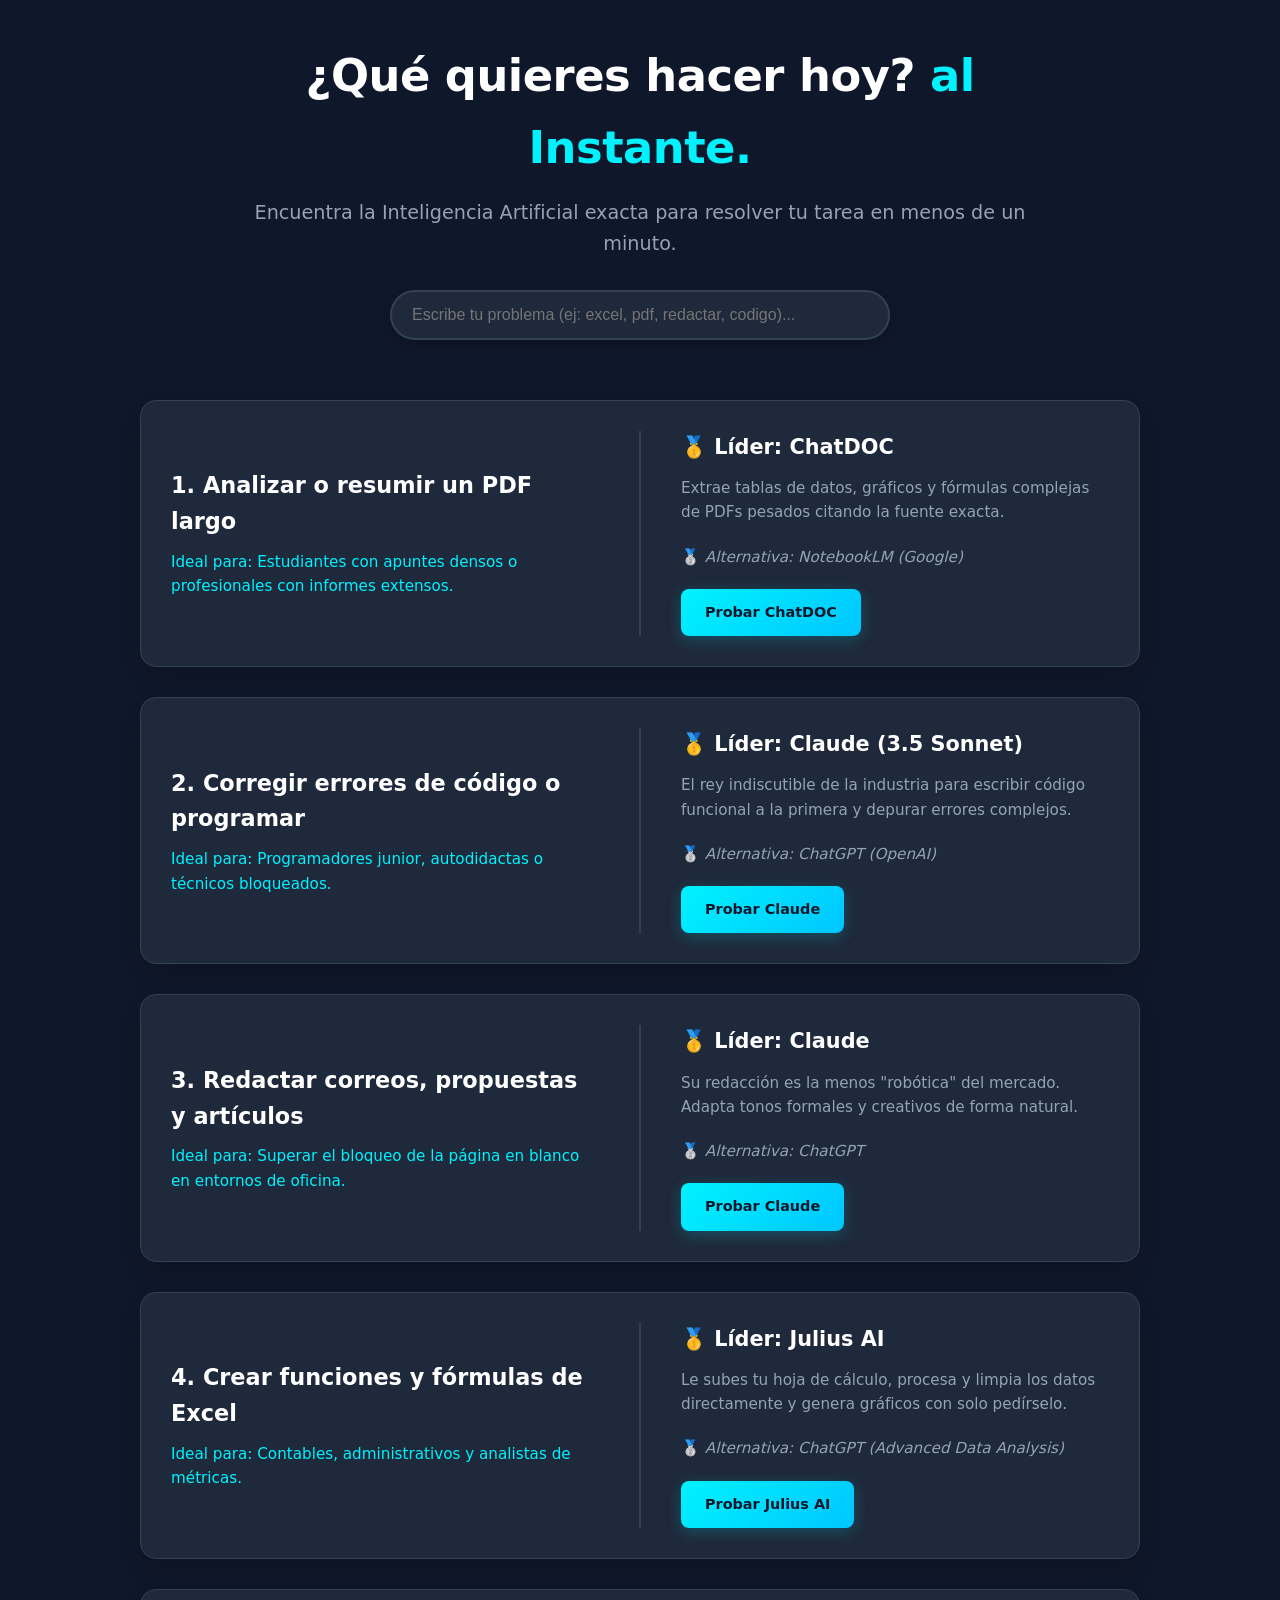
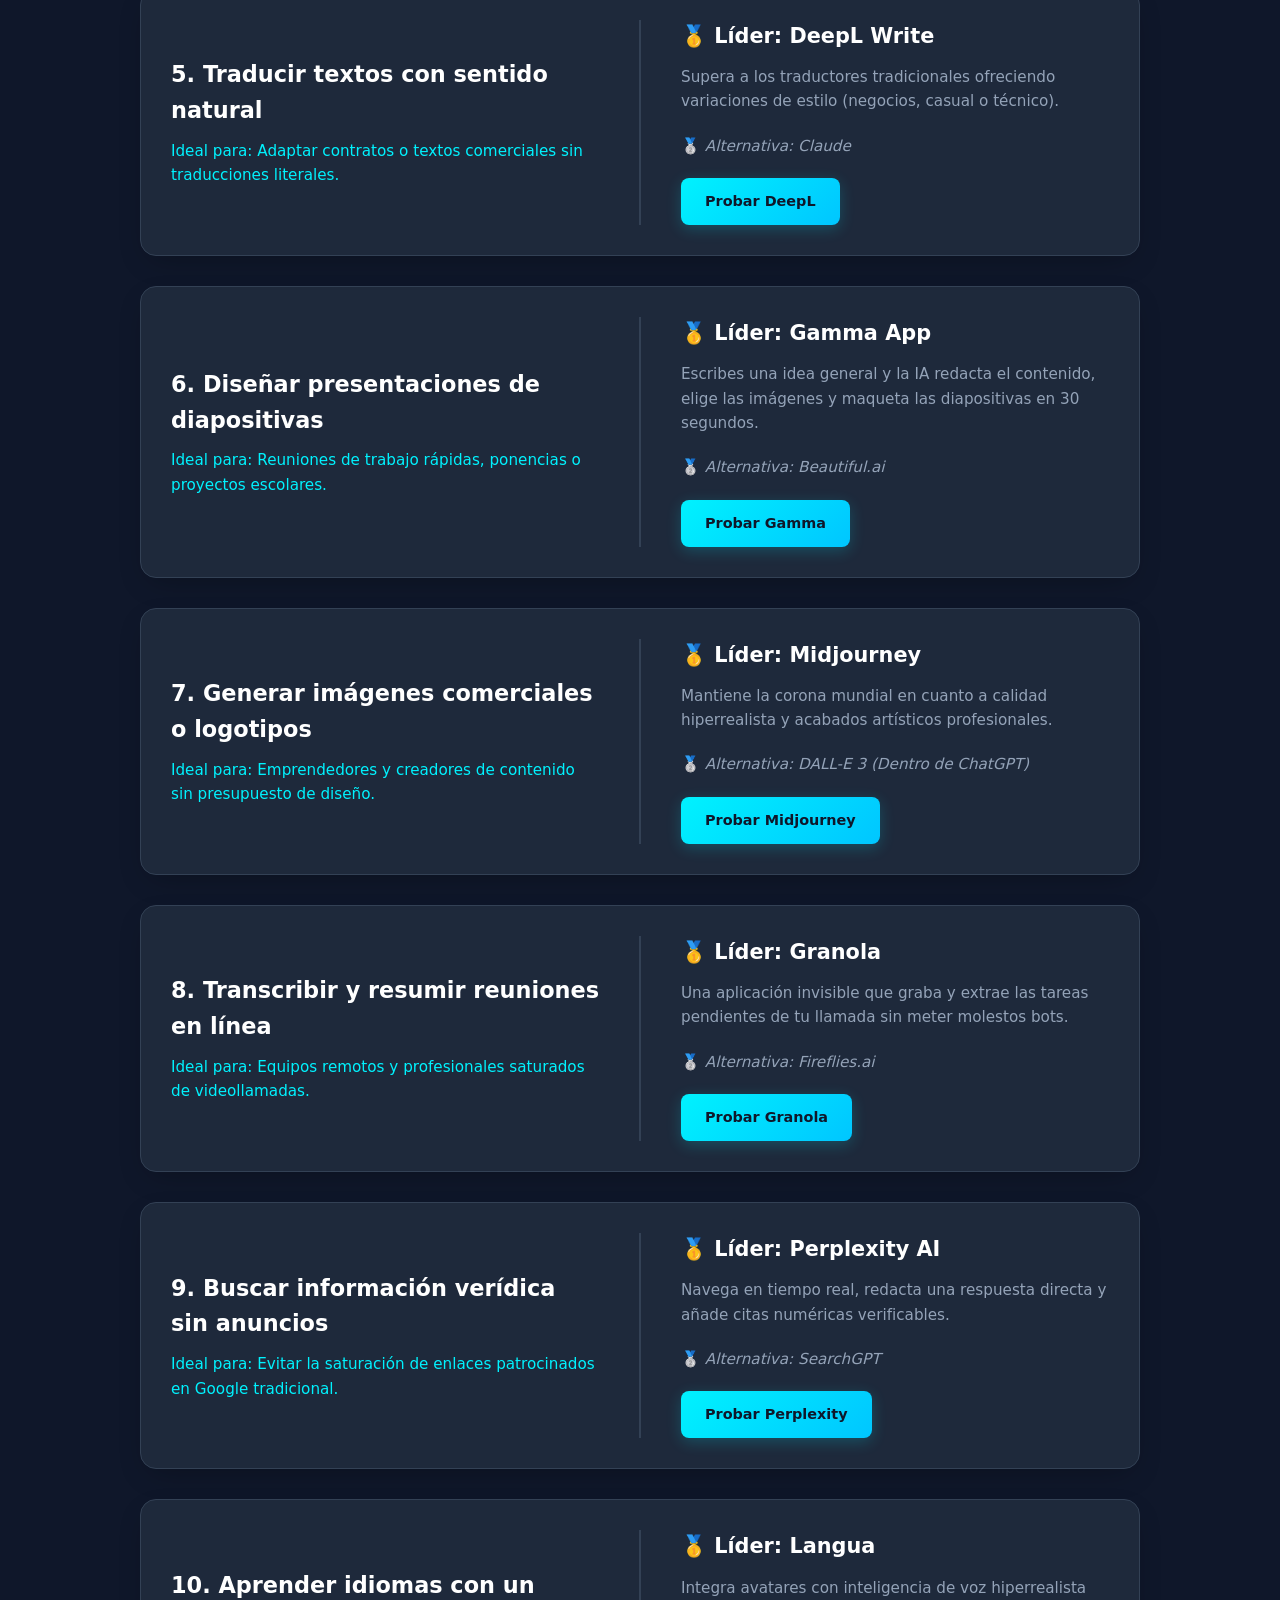
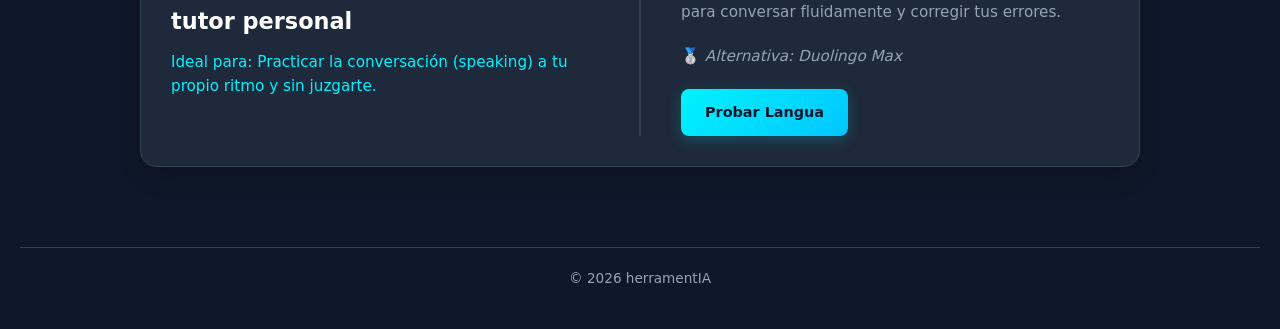
<file: index.html>
<!DOCTYPE html>
<html lang="es">
<head>
    <!-- Google Tag Manager -->
    <script>(function(w,d,s,l,i){w[l]=w[l]||[];w[l].push({'gtm.start':
    new Date().getTime(),event:'gtm.js'});var f=d.getElementsByTagName(s)[0],
    j=d.createElement(s),dl=l!='dataLayer'?'&l='+l:'';j.async=true;j.src=
    'https://www.googletagmanager.com/gtm.js?id='+i+dl;f.parentNode.insertBefore(j,f);
    })(window,document,'script','dataLayer','GTM-WN95GCWX');</script>
<!-- End Google Tag Manager -->
    <meta charset="UTF-8">
    <!-- Etiquetas SEO para que Google te encuentre por tus soluciones -->
<meta name="description" content="Encuentra la Inteligencia Artificial exacta para resolver tus tareas: resumir PDFs, crear fórmulas de Excel, corregir código y diseñar presentaciones al instante.">
<meta name="keywords" content="ia para pdf, ia para excel, herramientas ia productividad, buscar con ia, resumir textos ia, programar con ia">
<meta name="robots" content="index, follow">
<!-- Configuración para que cuando compartas el enlace por WhatsApp o Twitter se vea una tarjeta bonita -->
<meta property="og:title" content="La Navaja Suiza de la IA - Soluciones al Instante">
<meta property="og:description" content="Descubre qué Inteligencia Artificial necesitas usar hoy para resolver tu problema en menos de un minuto.">
<meta property="og:type" content="website">
    <title>La Navaja Suiza de la IA</title>
    <!-- Conexión con tu hoja de estilos CSS -->
    <link rel="stylesheet" href="style.css">
    <meta name="google-site-verification" content="r2JpYJwq_uy2QiT-MI0k6ugVfZD9741fzauW2INkRls" />
</head>
<body>
    <!-- Google Tag Manager (noscript) -->
    <noscript><iframe src="https://www.googletagmanager.com/ns.html?id=GTM-WN95GCWX"
    height="0" width="0" style="display:none;visibility:hidden"></iframe></noscript>
<!-- End Google Tag Manager (noscript) -->
    <!-- 1. ENCABEZADO PRINCIPAL -->
    <header class="cabecera-principal">
        <h1>¿Qué quieres hacer hoy?</h1>
        <p>Encuentra la Inteligencia Artificial exacta para resolver tu tarea en menos de un minuto.</p>
        <div class="contenedor-buscador">
            <input type="text" id="buscador" placeholder="Escribe tu problema (ej: excel, pdf, redactar, codigo)...">
        </div>
    </header>

    <!-- CONTENEDOR PRINCIPAL DE SOLUCIONES -->
    <main class="contenedor-soluciones">

        <!-- BLOQUE 1: RESUMIR TEXTOS Y PDFS -->
        <section class="bloque-solacion">
            <div class="tarjeta-problema">
                <h2>1. Analizar o resumir un PDF largo</h2>
                <p class="subtitulo-bloque">Ideal para: Estudiantes con apuntes densos o profesionales con informes extensos.</p>
            </div>
            <div class="tarjeta-herramienta">
                <h3>🥇 Líder: ChatDOC</h3>
                <p>Extrae tablas de datos, gráficos y fórmulas complejas de PDFs pesados citando la fuente exacta.</p>
                <p>🥈 <em>Alternativa: NotebookLM (Google)</em></p>
                <a href="chatdoc.com - Chat with your documents! Try this amazing AI file-reading tool! Get GPT response with cited sources. Use my invitation link to register, we will both receive a bonus: https://chatdoc.com/chatdoc/#/sign-up?invite_code=bp8gz2c32w" target="_blank" class="boton-accion">Probar ChatDOC</a>
            </div>
        </section>

        <!-- BLOQUE 2: CORREGIR CÓDIGO Y PROGRAMAR -->
        <section class="bloque-solacion">
            <div class="tarjeta-problema">
                <h2>2. Corregir errores de código o programar</h2>
                <p class="subtitulo-bloque">Ideal para: Programadores junior, autodidactas o técnicos bloqueados.</p>
            </div>
            <div class="tarjeta-herramienta">
                <h3>🥇 Líder: Claude (3.5 Sonnet)</h3>
                <p>El rey indiscutible de la industria para escribir código funcional a la primera y depurar errores complejos.</p>
                <p>🥈 <em>Alternativa: ChatGPT (OpenAI)</em></p>
                <a href="https://anthropic.com" target="_blank" class="boton-accion">Probar Claude</a>
            </div>
        </section>

        <!-- BLOQUE 3: REDACTAR TEXTOS Y CORREOS -->
        <section class="bloque-solacion">
            <div class="tarjeta-problema">
                <h2>3. Redactar correos, propuestas y artículos</h2>
                <p class="subtitulo-bloque">Ideal para: Superar el bloqueo de la página en blanco en entornos de oficina.</p>
            </div>
            <div class="tarjeta-herramienta">
                <h3>🥇 Líder: Claude</h3>
                <p>Su redacción es la menos "robótica" del mercado. Adapta tonos formales y creativos de forma natural.</p>
                <p>🥈 <em>Alternativa: ChatGPT</em></p>
                <a href="https://anthropic.com" target="_blank" class="boton-accion">Probar Claude</a>
            </div>
        </section>

        <!-- BLOQUE 4: CREAR FÓRMULAS DE EXCEL -->
        <section class="bloque-solacion">
            <div class="tarjeta-problema">
                <h2>4. Crear funciones y fórmulas de Excel</h2>
                <p class="subtitulo-bloque">Ideal para: Contables, administrativos y analistas de métricas.</p>
            </div>
            <div class="tarjeta-herramienta">
                <h3>🥇 Líder: Julius AI</h3>
                <p>Le subes tu hoja de cálculo, procesa y limpia los datos directamente y genera gráficos con solo pedírselo.</p>
                <p>🥈 <em>Alternativa: ChatGPT (Advanced Data Analysis)</em></p>
                <a href="https://julius.ai/?via=adrian-alonso-gomez" target="_blank" class="boton-accion">Probar Julius AI</a>
            </div>
        </section>

        <!-- BLOQUE 5: TRADUCIR PROFESIONALMENTE -->
        <section class="bloque-solacion">
            <div class="tarjeta-problema">
                <h2>5. Traducir textos con sentido natural</h2>
                <p class="subtitulo-bloque">Ideal para: Adaptar contratos o textos comerciales sin traducciones literales.</p>
            </div>
            <div class="tarjeta-herramienta">
                <h3>🥇 Líder: DeepL Write</h3>
                <p>Supera a los traductores tradicionales ofreciendo variaciones de estilo (negocios, casual o técnico).</p>
                <p>🥈 <em>Alternativa: Claude</em></p>
                <a href="https://deepl.com" target="_blank" class="boton-accion">Probar DeepL</a>
            </div>
        </section>

        <!-- BLOQUE 6: CREAR DIAPOSITIVAS -->
        <section class="bloque-solacion">
            <div class="tarjeta-problema">
                <h2>6. Diseñar presentaciones de diapositivas</h2>
                <p class="subtitulo-bloque">Ideal para: Reuniones de trabajo rápidas, ponencias o proyectos escolares.</p>
            </div>
            <div class="tarjeta-herramienta">
                <h3>🥇 Líder: Gamma App</h3>
                <p>Escribes una idea general y la IA redacta el contenido, elige las imágenes y maqueta las diapositivas en 30 segundos.</p>
                <p>🥈 <em>Alternativa: Beautiful.ai</em></p>
                <a href="https://gamma.app" target="_blank" class="boton-accion">Probar Gamma</a>
            </div>
        </section>

        <!-- BLOQUE 7: GENERAR IMÁGENES Y LOGOS -->
        <section class="bloque-solacion">
            <div class="tarjeta-problema">
                <h2>7. Generar imágenes comerciales o logotipos</h2>
                <p class="subtitulo-bloque">Ideal para: Emprendedores y creadores de contenido sin presupuesto de diseño.</p>
            </div>
            <div class="tarjeta-herramienta">
                <h3>🥇 Líder: Midjourney</h3>
                <p>Mantiene la corona mundial en cuanto a calidad hiperrealista y acabados artísticos profesionales.</p>
                <p>🥈 <em>Alternativa: DALL-E 3 (Dentro de ChatGPT)</em></p>
                <a href="https://midjourney.com" target="_blank" class="boton-accion">Probar Midjourney</a>
            </div>
        </section>

        <!-- BLOQUE 8: RESUMIR REUNIONES -->
        <section class="bloque-solacion">
            <div class="tarjeta-problema">
                <h2>8. Transcribir y resumir reuniones en línea</h2>
                <p class="subtitulo-bloque">Ideal para: Equipos remotos y profesionales saturados de videollamadas.</p>
            </div>
            <div class="tarjeta-herramienta">
                <h3>🥇 Líder: Granola</h3>
                <p>Una aplicación invisible que graba y extrae las tareas pendientes de tu llamada sin meter molestos bots.</p>
                <p>🥈 <em>Alternativa: Fireflies.ai</em></p>
                <a href="https://granola.ai" target="_blank" class="boton-accion">Probar Granola</a>
            </div>
        </section>

        <!-- BLOQUE 9: BUSCAR EN INTERNET SIN ANUNCIOS -->
        <section class="bloque-solacion">
            <div class="tarjeta-problema">
                <h2>9. Buscar información verídica sin anuncios</h2>
                <p class="subtitulo-bloque">Ideal para: Evitar la saturación de enlaces patrocinados en Google tradicional.</p>
            </div>
            <div class="tarjeta-herramienta">
                <h3>🥇 Líder: Perplexity AI</h3>
                <p>Navega en tiempo real, redacta una respuesta directa y añade citas numéricas verificables.</p>
                <p>🥈 <em>Alternativa: SearchGPT</em></p>
                <a href="https://perplexity.ai" target="_blank" class="boton-accion">Probar Perplexity</a>
            </div>
        </section>

        <!-- BLOQUE 10: APRENDER IDIOMAS -->
        <section class="bloque-solacion">
            <div class="tarjeta-problema">
                <h2>10. Aprender idiomas con un tutor personal</h2>
                <p class="subtitulo-bloque">Ideal para: Practicar la conversación (speaking) a tu propio ritmo y sin juzgarte.</p>
            </div>
            <div class="tarjeta-herramienta">
                <h3>🥇 Líder: Langua</h3>
                <p>Integra avatares con inteligencia de voz hiperrealista para conversar fluidamente y corregir tus errores.</p>
                <p>🥈 <em>Alternativa: Duolingo Max</em></p>
                <a href="https://languatalk.com" target="_blank" class="boton-accion">Probar Langua</a>
            </div>
        </section>

    </main>

    <!-- PIE DE PÁGINA -->
    <footer class="pie-pagina">
        <p>&copy; 2026 herramentIA</p>
    </footer>

<!-- Conexión con el archivo de lógica JavaScript -->
    <script src="script.js"></script>
</body>
</html>
</file>
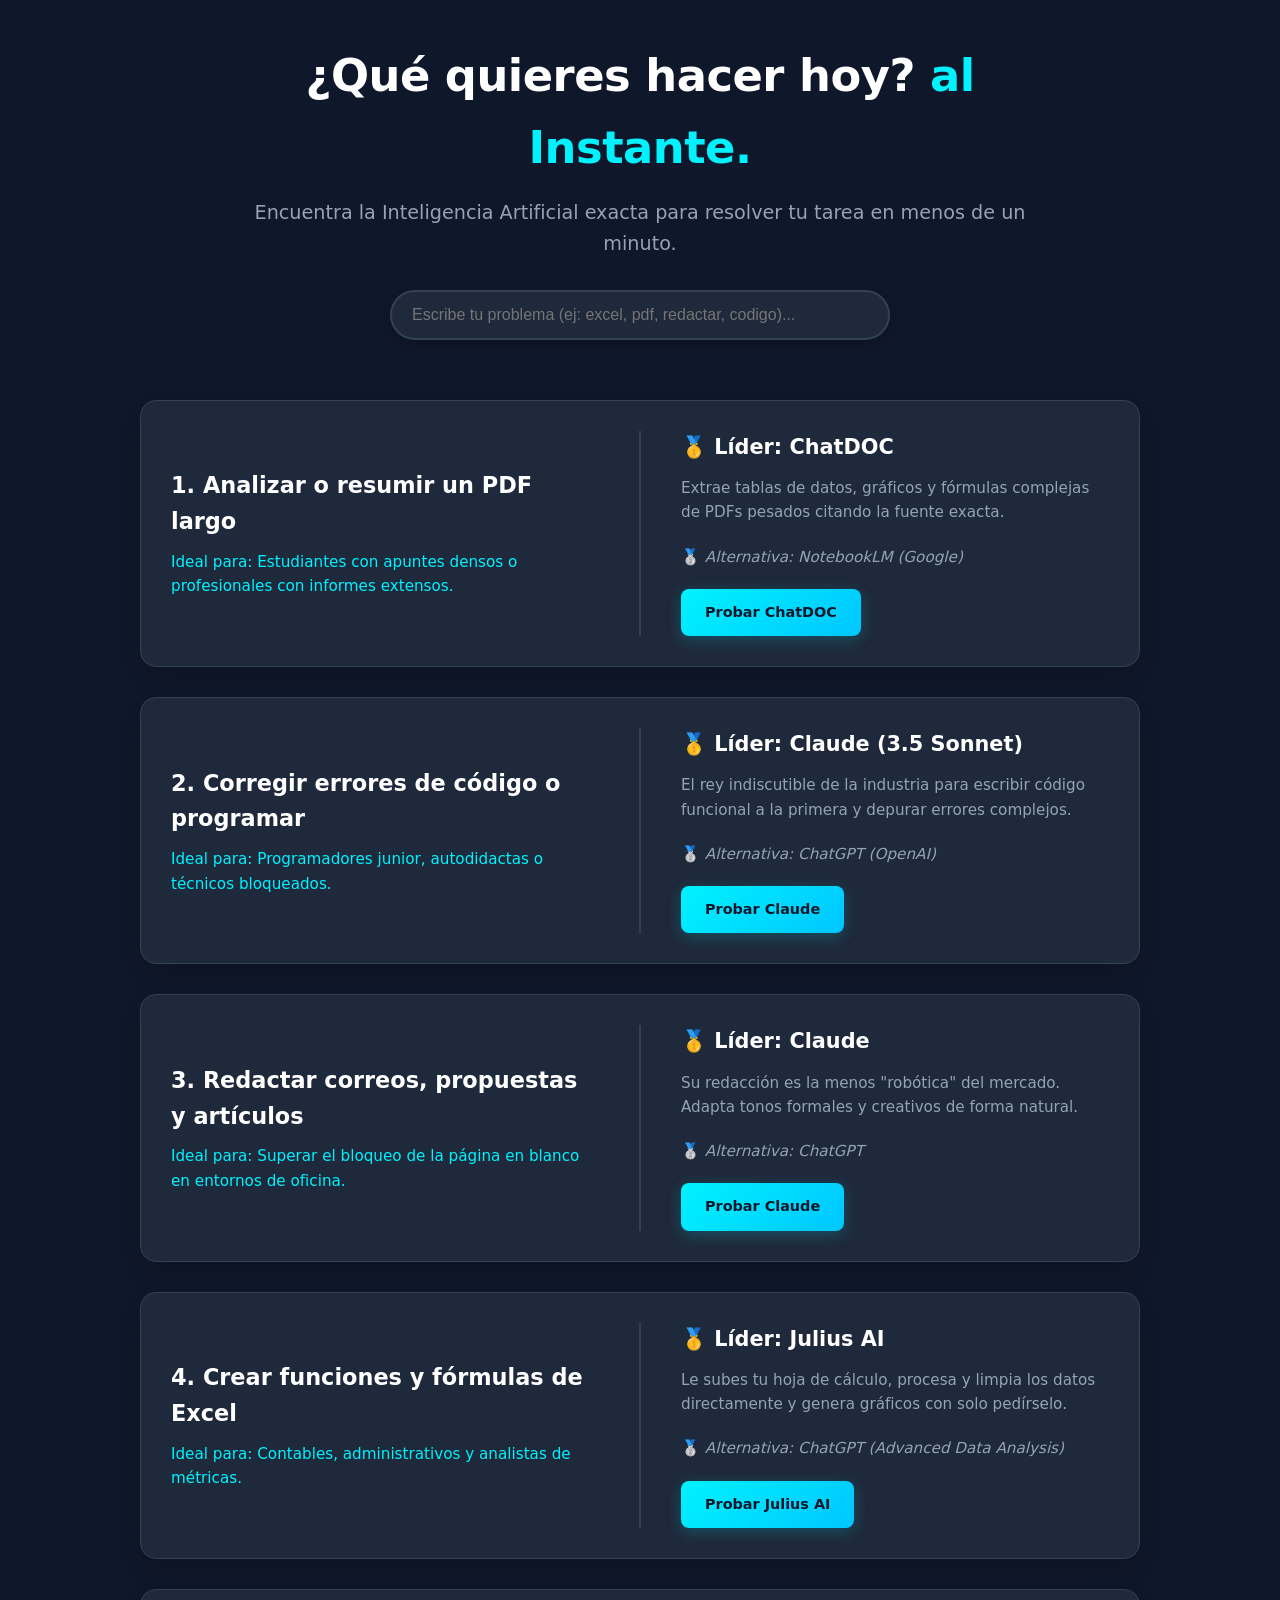
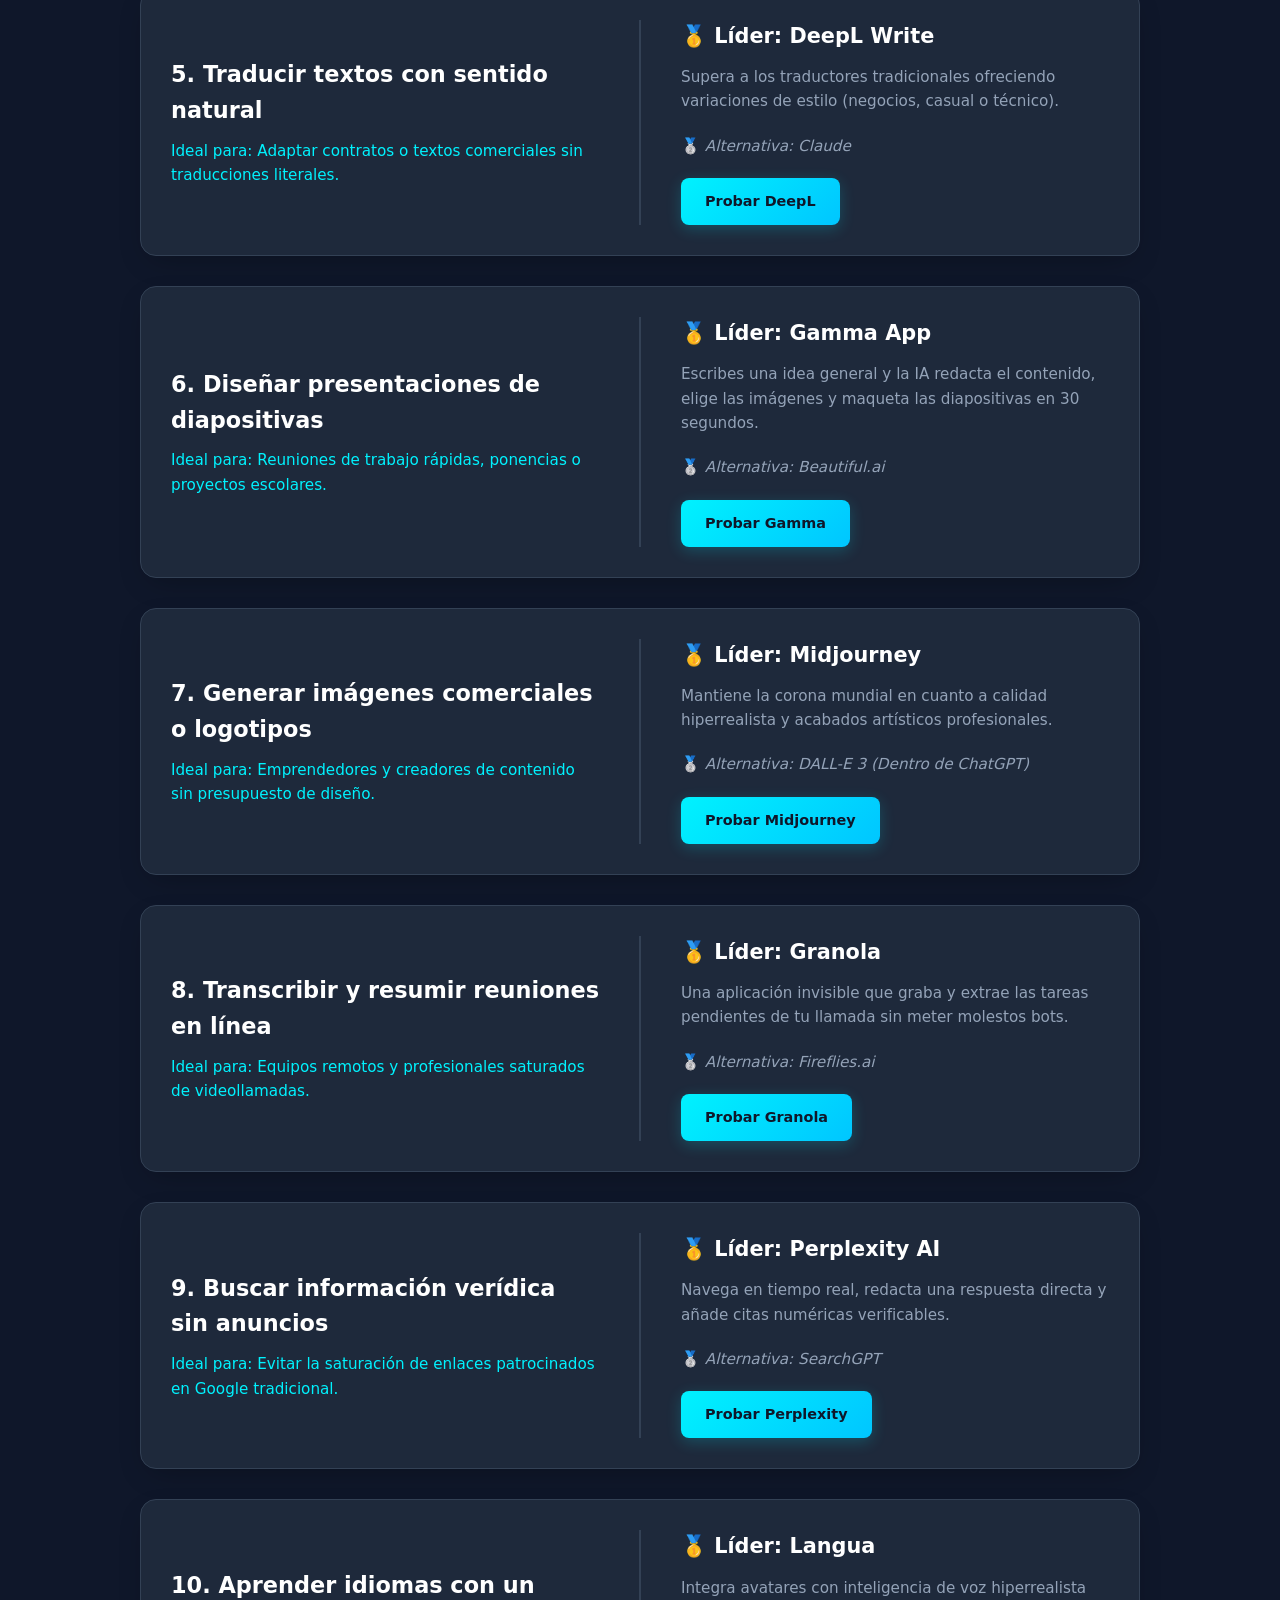
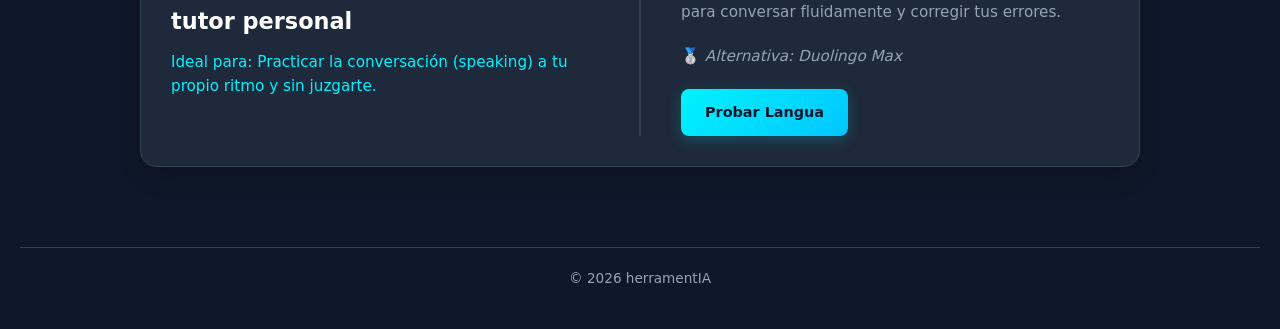
<file: miprimercodigo/index.html>
<!DOCTYPE html>
<html lang="es">
<head>
    <meta charset="UTF-8">
    <!-- Etiquetas SEO para que Google te encuentre por tus soluciones -->
<meta name="description" content="Encuentra la Inteligencia Artificial exacta para resolver tus tareas: resumir PDFs, crear fórmulas de Excel, corregir código y diseñar presentaciones al instante.">
<meta name="keywords" content="ia para pdf, ia para excel, herramientas ia productividad, buscar con ia, resumir textos ia, programar con ia">
<meta name="robots" content="index, follow">
<meta name="google-site-verification" content="oLYF6rX-SpN1rG0SFgk-6lTXrWb3_YbCVRYiT1vEyfY" />
<!-- Configuración para que cuando compartas el enlace por WhatsApp o Twitter se vea una tarjeta bonita -->
<meta property="og:title" content="La Navaja Suiza de la IA - Soluciones al Instante">
<meta property="og:description" content="Descubre qué Inteligencia Artificial necesitas usar hoy para resolver tu problema en menos de un minuto.">
<meta property="og:type" content="website">
    <title>La Navaja Suiza de la IA</title>
    <!-- Conexión con tu hoja de estilos CSS -->
    <link rel="stylesheet" href="style.css">
</head>
<body>

    <!-- 1. ENCABEZADO PRINCIPAL -->
    <header class="cabecera-principal">
        <h1>¿Qué quieres hacer hoy?</h1>
        <p>Encuentra la Inteligencia Artificial exacta para resolver tu tarea en menos de un minuto.</p>
        <div class="contenedor-buscador">
            <input type="text" id="buscador" placeholder="Escribe tu problema (ej: excel, pdf, redactar, codigo)...">
        </div>
    </header>

    <!-- CONTENEDOR PRINCIPAL DE SOLUCIONES -->
    <main class="contenedor-soluciones">

        <!-- BLOQUE 1: RESUMIR TEXTOS Y PDFS -->
        <section class="bloque-solacion">
            <div class="tarjeta-problema">
                <h2>1. Analizar o resumir un PDF largo</h2>
                <p class="subtitulo-bloque">Ideal para: Estudiantes con apuntes densos o profesionales con informes extensos.</p>
            </div>
            <div class="tarjeta-herramienta">
                <h3>🥇 Líder: ChatDOC</h3>
                <p>Extrae tablas de datos, gráficos y fórmulas complejas de PDFs pesados citando la fuente exacta.</p>
                <p>🥈 <em>Alternativa: NotebookLM (Google)</em></p>
                <a href="https://chatdoc.com" target="_blank" class="boton-accion">Probar ChatDOC</a>
            </div>
        </section>

        <!-- BLOQUE 2: CORREGIR CÓDIGO Y PROGRAMAR -->
        <section class="bloque-solacion">
            <div class="tarjeta-problema">
                <h2>2. Corregir errores de código o programar</h2>
                <p class="subtitulo-bloque">Ideal para: Programadores junior, autodidactas o técnicos bloqueados.</p>
            </div>
            <div class="tarjeta-herramienta">
                <h3>🥇 Líder: Claude (3.5 Sonnet)</h3>
                <p>El rey indiscutible de la industria para escribir código funcional a la primera y depurar errores complejos.</p>
                <p>🥈 <em>Alternativa: ChatGPT (OpenAI)</em></p>
                <a href="https://anthropic.com" target="_blank" class="boton-accion">Probar Claude</a>
            </div>
        </section>

        <!-- BLOQUE 3: REDACTAR TEXTOS Y CORREOS -->
        <section class="bloque-solacion">
            <div class="tarjeta-problema">
                <h2>3. Redactar correos, propuestas y artículos</h2>
                <p class="subtitulo-bloque">Ideal para: Superar el bloqueo de la página en blanco en entornos de oficina.</p>
            </div>
            <div class="tarjeta-herramienta">
                <h3>🥇 Líder: Claude</h3>
                <p>Su redacción es la menos "robótica" del mercado. Adapta tonos formales y creativos de forma natural.</p>
                <p>🥈 <em>Alternativa: ChatGPT</em></p>
                <a href="https://anthropic.com" target="_blank" class="boton-accion">Probar Claude</a>
            </div>
        </section>

        <!-- BLOQUE 4: CREAR FÓRMULAS DE EXCEL -->
        <section class="bloque-solacion">
            <div class="tarjeta-problema">
                <h2>4. Crear funciones y fórmulas de Excel</h2>
                <p class="subtitulo-bloque">Ideal para: Contables, administrativos y analistas de métricas.</p>
            </div>
            <div class="tarjeta-herramienta">
                <h3>🥇 Líder: Julius AI</h3>
                <p>Le subes tu hoja de cálculo, procesa y limpia los datos directamente y genera gráficos con solo pedírselo.</p>
                <p>🥈 <em>Alternativa: ChatGPT (Advanced Data Analysis)</em></p>
                <a href="https://julius.ai" target="_blank" class="boton-accion">Probar Julius AI</a>
            </div>
        </section>

        <!-- BLOQUE 5: TRADUCIR PROFESIONALMENTE -->
        <section class="bloque-solacion">
            <div class="tarjeta-problema">
                <h2>5. Traducir textos con sentido natural</h2>
                <p class="subtitulo-bloque">Ideal para: Adaptar contratos o textos comerciales sin traducciones literales.</p>
            </div>
            <div class="tarjeta-herramienta">
                <h3>🥇 Líder: DeepL Write</h3>
                <p>Supera a los traductores tradicionales ofreciendo variaciones de estilo (negocios, casual o técnico).</p>
                <p>🥈 <em>Alternativa: Claude</em></p>
                <a href="https://deepl.com" target="_blank" class="boton-accion">Probar DeepL</a>
            </div>
        </section>

        <!-- BLOQUE 6: CREAR DIAPOSITIVAS -->
        <section class="bloque-solacion">
            <div class="tarjeta-problema">
                <h2>6. Diseñar presentaciones de diapositivas</h2>
                <p class="subtitulo-bloque">Ideal para: Reuniones de trabajo rápidas, ponencias o proyectos escolares.</p>
            </div>
            <div class="tarjeta-herramienta">
                <h3>🥇 Líder: Gamma App</h3>
                <p>Escribes una idea general y la IA redacta el contenido, elige las imágenes y maqueta las diapositivas en 30 segundos.</p>
                <p>🥈 <em>Alternativa: Beautiful.ai</em></p>
                <a href="https://gamma.app" target="_blank" class="boton-accion">Probar Gamma</a>
            </div>
        </section>

        <!-- BLOQUE 7: GENERAR IMÁGENES Y LOGOS -->
        <section class="bloque-solacion">
            <div class="tarjeta-problema">
                <h2>7. Generar imágenes comerciales o logotipos</h2>
                <p class="subtitulo-bloque">Ideal para: Emprendedores y creadores de contenido sin presupuesto de diseño.</p>
            </div>
            <div class="tarjeta-herramienta">
                <h3>🥇 Líder: Midjourney</h3>
                <p>Mantiene la corona mundial en cuanto a calidad hiperrealista y acabados artísticos profesionales.</p>
                <p>🥈 <em>Alternativa: DALL-E 3 (Dentro de ChatGPT)</em></p>
                <a href="https://midjourney.com" target="_blank" class="boton-accion">Probar Midjourney</a>
            </div>
        </section>

        <!-- BLOQUE 8: RESUMIR REUNIONES -->
        <section class="bloque-solacion">
            <div class="tarjeta-problema">
                <h2>8. Transcribir y resumir reuniones en línea</h2>
                <p class="subtitulo-bloque">Ideal para: Equipos remotos y profesionales saturados de videollamadas.</p>
            </div>
            <div class="tarjeta-herramienta">
                <h3>🥇 Líder: Granola</h3>
                <p>Una aplicación invisible que graba y extrae las tareas pendientes de tu llamada sin meter molestos bots.</p>
                <p>🥈 <em>Alternativa: Fireflies.ai</em></p>
                <a href="https://granola.ai" target="_blank" class="boton-accion">Probar Granola</a>
            </div>
        </section>

        <!-- BLOQUE 9: BUSCAR EN INTERNET SIN ANUNCIOS -->
        <section class="bloque-solacion">
            <div class="tarjeta-problema">
                <h2>9. Buscar información verídica sin anuncios</h2>
                <p class="subtitulo-bloque">Ideal para: Evitar la saturación de enlaces patrocinados en Google tradicional.</p>
            </div>
            <div class="tarjeta-herramienta">
                <h3>🥇 Líder: Perplexity AI</h3>
                <p>Navega en tiempo real, redacta una respuesta directa y añade citas numéricas verificables.</p>
                <p>🥈 <em>Alternativa: SearchGPT</em></p>
                <a href="https://perplexity.ai" target="_blank" class="boton-accion">Probar Perplexity</a>
            </div>
        </section>

        <!-- BLOQUE 10: APRENDER IDIOMAS -->
        <section class="bloque-solacion">
            <div class="tarjeta-problema">
                <h2>10. Aprender idiomas con un tutor personal</h2>
                <p class="subtitulo-bloque">Ideal para: Practicar la conversación (speaking) a tu propio ritmo y sin juzgarte.</p>
            </div>
            <div class="tarjeta-herramienta">
                <h3>🥇 Líder: Langua</h3>
                <p>Integra avatares con inteligencia de voz hiperrealista para conversar fluidamente y corregir tus errores.</p>
                <p>🥈 <em>Alternativa: Duolingo Max</em></p>
                <a href="https://languatalk.com" target="_blank" class="boton-accion">Probar Langua</a>
            </div>
        </section>

    </main>

    <!-- PIE DE PÁGINA -->
    <footer class="pie-pagina">
        <p>&copy; 2026 herramentIA</p>
    </footer>

<!-- Conexión con el archivo de lógica JavaScript -->
    <script src="script.js"></script>
</body>
</html>
</file>
<file: style.css>
/* ==========================================================================
   1. VARIABLES Y CONFIGURACIÓN GENERAL
   ========================================================================== */
:root {
    --fondo-oscuro: #0f172a;       /* Azul noche para el fondo general */
    --fondo-tarjeta: #1e293b;      /* Azul grisáceo para las cajas */
    --borde-tarjeta: #334155;      /* Color para las líneas de separación */
    --texto-principal: #f8fafc;    /* Blanco roto para no cansar la vista */
    --texto-secundario: #94a3b8;   /* Gris claro para las descripciones */
    --color-acento: #00f2fe;       /* Azul neón brillante para títulos y enlaces */
    --color-hover: #00c6ff;        /* Variación del azul neón para efectos */
}

/* El reseteo elimina los márgenes que los navegadores ponen por defecto */
* {
    margin: 0;
    padding: 0;
    box-sizing: border-box;
}

body {
    background-color: var(--fondo-oscuro);
    color: var(--texto-principal);
    font-family: 'Segoe UI', system-ui, -apple-system, sans-serif;
    line-height: 1.6;
    padding: 40px 20px;
}

/* ==========================================================================
   2. ENCABEZADO (HERO SECTION)
   ========================================================================== */
.cabecera-principal {
    text-align: center;
    max-width: 800px;
    margin: 0 auto 60px auto; /* Centra el bloque y añade espacio abajo */
}

.cabecera-principal h1 {
    font-size: 2.8rem;
    font-weight: 800;
    color: #ffffff;
    margin-bottom: 15px;
    letter-spacing: -0.5px;
}

/* Truco visual: pintamos las dos últimas palabras de azul neón */
.cabecera-principal h1::after {
    content: " al Instante.";
    color: var(--color-acento);
}

.cabecera-principal p {
    font-size: 1.2rem;
    color: var(--texto-secundario);
}

/* ==========================================================================
   3. CONTENEDOR Y BLOQUES (ESTRUCTURA FLEXBOX)
   ========================================================================== */
.contenedor-soluciones {
    max-width: 1000px;
    margin: 0 auto;
    display: flex;
    flex-direction: column; /* Coloca un bloque debajo del otro */
    gap: 30px;              /* Espacio de separación entre bloques */
}

/* Cada bloque se convierte en una fila flexible con esquinas redondeadas */
.bloque-solacion {
    background-color: var(--fondo-tarjeta);
    border: 1px solid var(--borde-tarjeta);
    border-radius: 16px;
    padding: 30px;
    display: flex;          /* Activa Flexbox dentro del bloque */
    gap: 40px;              /* Separa la tarjeta problema de la herramienta */
    align-items: center;    /* Centra verticalmente el contenido */
    box-shadow: 0 10px 30px -10px rgba(0, 0, 0, 0.3);
    transition: transform 0.3s ease, border-color 0.3s ease;
}

/* Efecto visual: cuando el usuario pasa el ratón sobre el bloque, este se ilumina */
.bloque-solacion:hover {
    transform: translateY(-5px); /* Eleva la tarjeta sutilmente */
    border-color: var(--color-acento);
}

/* ==========================================================================
   4. DETALLES INTERNOS DE LOS BLOQUES
   ========================================================================== */

/* Mitad izquierda: El Problema */
.tarjeta-problema {
    flex: 1; /* Ocupa exactamente el 50% del espacio del bloque */
}

.tarjeta-problema h2 {
    font-size: 1.4rem;
    color: #ffffff;
    margin-bottom: 10px;
}

.subtitulo-bloque {
    font-size: 0.95rem;
    color: var(--color-acento);
    font-weight: 500;
}

/* Mitad derecha: La Solución */
.tarjeta-herramienta {
    flex: 1; /* Ocupa el otro 50% del espacio */
    border-left: 2px solid var(--borde-tarjeta); /* Línea divisoria central */
    padding-left: 40px;
}

.tarjeta-herramienta h3 {
    font-size: 1.3rem;
    color: #ffffff;
    margin-bottom: 12px;
}

.tarjeta-herramienta p {
    color: var(--texto-secundario);
    font-size: 0.95rem;
    margin-bottom: 20px;
}

/* ==========================================================================
   5. BOTÓN DE ACCIÓN MODERNO
   ========================================================================== */
.boton-accion {
    display: inline-block;
    background: linear-gradient(135deg, var(--color-acento), var(--color-hover));
    color: #0f172a;
    padding: 12px 24px;
    text-decoration: none;
    font-weight: 700;
    font-size: 0.9rem;
    border-radius: 8px;
    transition: all 0.2s ease;
    box-shadow: 0 4px 15px rgba(0, 242, 254, 0.2);
}

.boton-accion:hover {
    transform: scale(1.03);
    box-shadow: 0 6px 20px rgba(0, 242, 254, 0.4);
}

/* ==========================================================================
   6. PIE DE PÁGINA (FOOTER)
   ========================================================================== */
.pie-pagina {
    text-align: center;
    margin-top: 80px;
    padding-top: 20px;
    border-top: 1px solid var(--borde-tarjeta);
    color: var(--texto-secundario);
    font-size: 0.85rem;
}
/* ==========================================================================
   7. BARRA DE BÚSQUEDA INTERACTIVA
   ========================================================================== */
.contenedor-buscador {
    margin-top: 30px;
    width: 100%;
    display: flex;
    justify-content: center;
}

#buscador {
    width: 100%;
    max-width: 500px;
    padding: 14px 20px;
    font-size: 1rem;
    background-color: var(--fondo-tarjeta);
    border: 2px solid var(--borde-tarjeta);
    border-radius: 30px; /* Bordes totalmente redondeados */
    color: #ffffff;
    outline: none;
    transition: all 0.3s ease;
    box-shadow: 0 4px 10px rgba(0, 0, 0, 0.2);
}

/* Efecto cuando el usuario hace clic dentro del buscador */
#buscador:focus {
    border-color: var(--color-acento);
    box-shadow: 0 0 15px rgba(0, 242, 254, 0.3);
    max-width: 540px; /* Se ensancha sutilmente al activarse */
}
</file>
<file: miprimercodigo/style.css>
/* ==========================================================================
   1. VARIABLES Y CONFIGURACIÓN GENERAL
   ========================================================================== */
:root {
    --fondo-oscuro: #0f172a;       /* Azul noche para el fondo general */
    --fondo-tarjeta: #1e293b;      /* Azul grisáceo para las cajas */
    --borde-tarjeta: #334155;      /* Color para las líneas de separación */
    --texto-principal: #f8fafc;    /* Blanco roto para no cansar la vista */
    --texto-secundario: #94a3b8;   /* Gris claro para las descripciones */
    --color-acento: #00f2fe;       /* Azul neón brillante para títulos y enlaces */
    --color-hover: #00c6ff;        /* Variación del azul neón para efectos */
}

/* El reseteo elimina los márgenes que los navegadores ponen por defecto */
* {
    margin: 0;
    padding: 0;
    box-sizing: border-box;
}

body {
    background-color: var(--fondo-oscuro);
    color: var(--texto-principal);
    font-family: 'Segoe UI', system-ui, -apple-system, sans-serif;
    line-height: 1.6;
    padding: 40px 20px;
}

/* ==========================================================================
   2. ENCABEZADO (HERO SECTION)
   ========================================================================== */
.cabecera-principal {
    text-align: center;
    max-width: 800px;
    margin: 0 auto 60px auto; /* Centra el bloque y añade espacio abajo */
}

.cabecera-principal h1 {
    font-size: 2.8rem;
    font-weight: 800;
    color: #ffffff;
    margin-bottom: 15px;
    letter-spacing: -0.5px;
}

/* Truco visual: pintamos las dos últimas palabras de azul neón */
.cabecera-principal h1::after {
    content: " al Instante.";
    color: var(--color-acento);
}

.cabecera-principal p {
    font-size: 1.2rem;
    color: var(--texto-secundario);
}

/* ==========================================================================
   3. CONTENEDOR Y BLOQUES (ESTRUCTURA FLEXBOX)
   ========================================================================== */
.contenedor-soluciones {
    max-width: 1000px;
    margin: 0 auto;
    display: flex;
    flex-direction: column; /* Coloca un bloque debajo del otro */
    gap: 30px;              /* Espacio de separación entre bloques */
}

/* Cada bloque se convierte en una fila flexible con esquinas redondeadas */
.bloque-solacion {
    background-color: var(--fondo-tarjeta);
    border: 1px solid var(--borde-tarjeta);
    border-radius: 16px;
    padding: 30px;
    display: flex;          /* Activa Flexbox dentro del bloque */
    gap: 40px;              /* Separa la tarjeta problema de la herramienta */
    align-items: center;    /* Centra verticalmente el contenido */
    box-shadow: 0 10px 30px -10px rgba(0, 0, 0, 0.3);
    transition: transform 0.3s ease, border-color 0.3s ease;
}

/* Efecto visual: cuando el usuario pasa el ratón sobre el bloque, este se ilumina */
.bloque-solacion:hover {
    transform: translateY(-5px); /* Eleva la tarjeta sutilmente */
    border-color: var(--color-acento);
}

/* ==========================================================================
   4. DETALLES INTERNOS DE LOS BLOQUES
   ========================================================================== */

/* Mitad izquierda: El Problema */
.tarjeta-problema {
    flex: 1; /* Ocupa exactamente el 50% del espacio del bloque */
}

.tarjeta-problema h2 {
    font-size: 1.4rem;
    color: #ffffff;
    margin-bottom: 10px;
}

.subtitulo-bloque {
    font-size: 0.95rem;
    color: var(--color-acento);
    font-weight: 500;
}

/* Mitad derecha: La Solución */
.tarjeta-herramienta {
    flex: 1; /* Ocupa el otro 50% del espacio */
    border-left: 2px solid var(--borde-tarjeta); /* Línea divisoria central */
    padding-left: 40px;
}

.tarjeta-herramienta h3 {
    font-size: 1.3rem;
    color: #ffffff;
    margin-bottom: 12px;
}

.tarjeta-herramienta p {
    color: var(--texto-secundario);
    font-size: 0.95rem;
    margin-bottom: 20px;
}

/* ==========================================================================
   5. BOTÓN DE ACCIÓN MODERNO
   ========================================================================== */
.boton-accion {
    display: inline-block;
    background: linear-gradient(135deg, var(--color-acento), var(--color-hover));
    color: #0f172a;
    padding: 12px 24px;
    text-decoration: none;
    font-weight: 700;
    font-size: 0.9rem;
    border-radius: 8px;
    transition: all 0.2s ease;
    box-shadow: 0 4px 15px rgba(0, 242, 254, 0.2);
}

.boton-accion:hover {
    transform: scale(1.03);
    box-shadow: 0 6px 20px rgba(0, 242, 254, 0.4);
}

/* ==========================================================================
   6. PIE DE PÁGINA (FOOTER)
   ========================================================================== */
.pie-pagina {
    text-align: center;
    margin-top: 80px;
    padding-top: 20px;
    border-top: 1px solid var(--borde-tarjeta);
    color: var(--texto-secundario);
    font-size: 0.85rem;
}
/* ==========================================================================
   7. BARRA DE BÚSQUEDA INTERACTIVA
   ========================================================================== */
.contenedor-buscador {
    margin-top: 30px;
    width: 100%;
    display: flex;
    justify-content: center;
}

#buscador {
    width: 100%;
    max-width: 500px;
    padding: 14px 20px;
    font-size: 1rem;
    background-color: var(--fondo-tarjeta);
    border: 2px solid var(--borde-tarjeta);
    border-radius: 30px; /* Bordes totalmente redondeados */
    color: #ffffff;
    outline: none;
    transition: all 0.3s ease;
    box-shadow: 0 4px 10px rgba(0, 0, 0, 0.2);
}

/* Efecto cuando el usuario hace clic dentro del buscador */
#buscador:focus {
    border-color: var(--color-acento);
    box-shadow: 0 0 15px rgba(0, 242, 254, 0.3);
    max-width: 540px; /* Se ensancha sutilmente al activarse */
}
</file>
